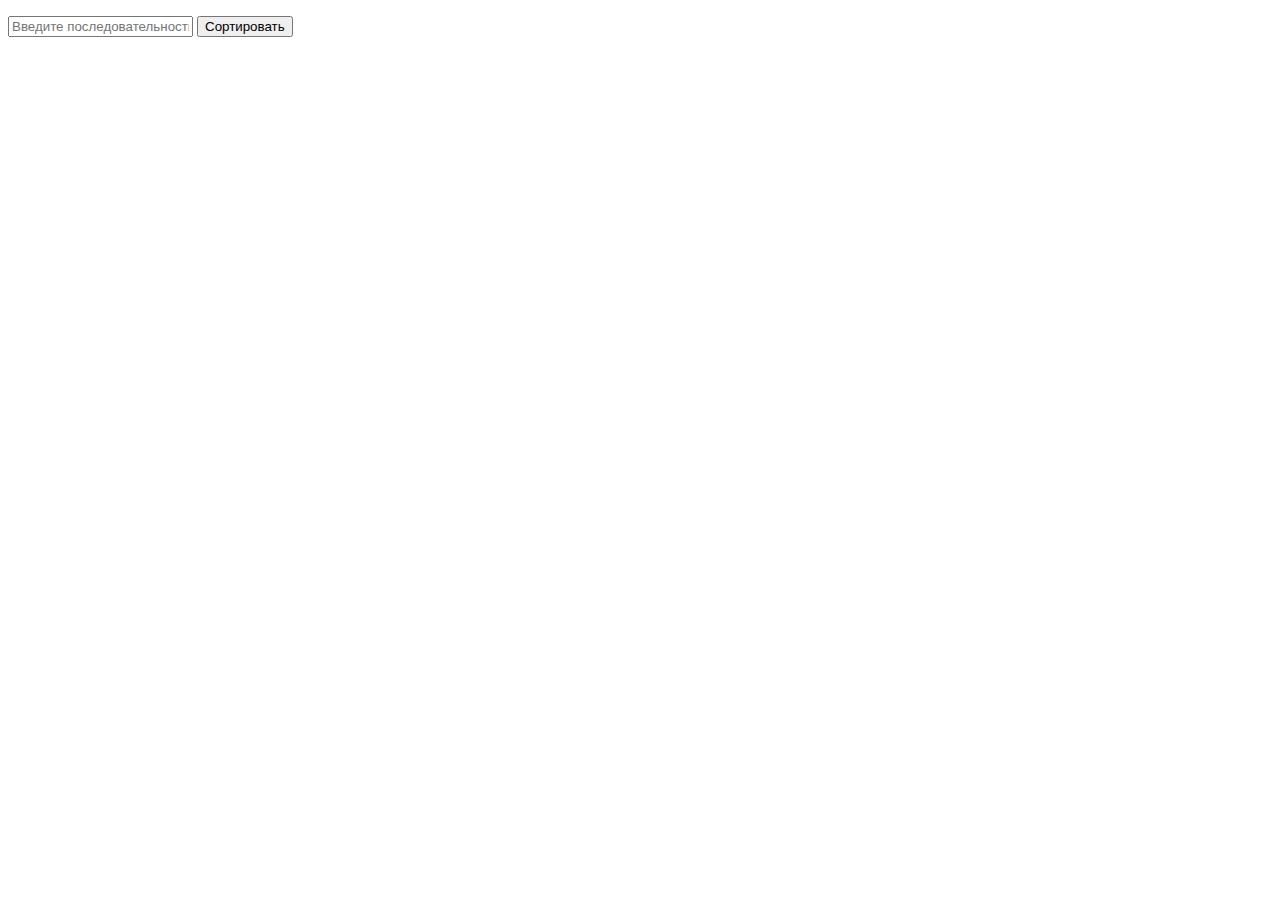
<file: Bubble.html>
<!DOCTYPE html>
<html lang="ru">

<head>
    <meta charset="UTF-8">
    <title>Bubble</title>
</head>

<body>
<form class="BubbleForm" name="search" onsubmit="valid(this)">
    <p> <input type=text" class="entry" id="entry" name="input" placeholder="Введите последовательность чисел через пробел" >
        <input type="submit" class="Submit" value="Сортировать"></p>
</form>
<script>
    function valid(form) {
        let answerString =form.input.value;
        let fail=false;
        if(answerString =="" || answerString == " "){
            fail="Введите последовательность чисел";
        }
        if(fail){
            alert(fail);
            return false;
        }else{
            let answerInt = new Array();
            answerString.split(' ').forEach(function (item) {
                answerInt.push(parseInt(item))
            });
            bubbleSort(answerInt);
            alert(answerInt);
            return true;}
        function bubbleSort(arr) {
            for (let i = 0, endI = arr.length - 1; i < endI; i++) {
                for (let j = 0, endJ = endI - i; j < endJ; j++) {
                    if (arr[j] > arr[j + 1]) {
                        let swap = arr[j];
                        arr[j] = arr[j + 1];
                        arr[j + 1] = swap;
                    }
                }
            }
            return arr;
        }
    }
</script>

</body>
</html>
</file>
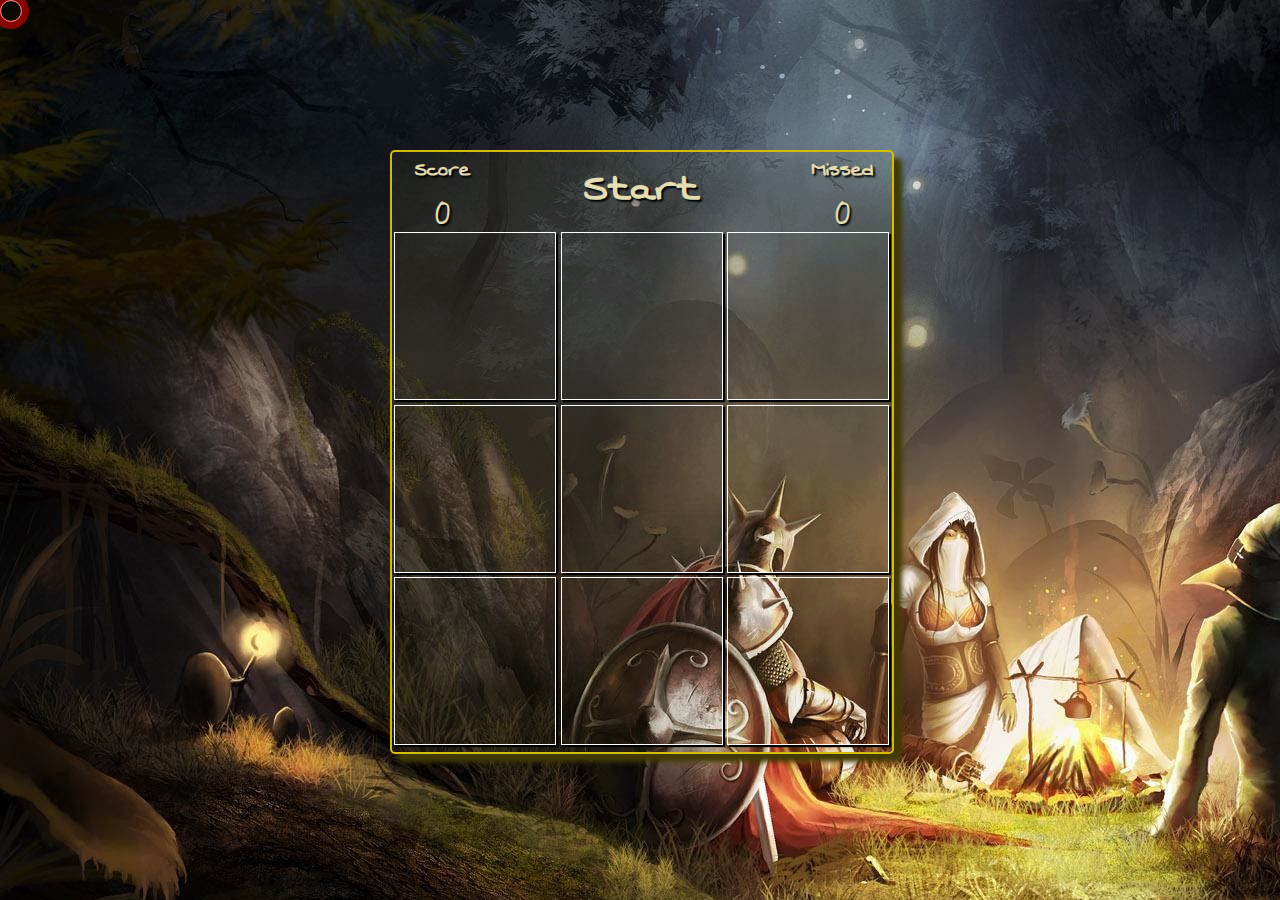
<file: WhackAMole.html>
<!DOCTYPE html>
<html lang="en">

<head>
  <meta charset="UTF-8">
  <meta name="viewport" content="width=device-width, initial-scale=1.0">
  <meta http-equiv="X-UA-Compatible" content="ie=edge">
  <title>Kill the Dragon</title>
  <link href="https://fonts.googleapis.com/css?family=Swanky+and+Moo+Moo&display=swap" rel="stylesheet">
  <link rel="stylesheet" href="/css/cursor.css">
  <link rel="stylesheet" href="/css/style2.css">
</head>

<body>
 
  <div class="cursor"></div>
  <div class="main">
      <div class="top">
        <div class="score">
          <h5>Score</h5>
          <p class='scores'>0</p>
        </div>        
        <div class="mes">
          <!-- message and counter -->
        </div>
        <div class="error">
          <h5>Missed</h5>
          <p class='errors'>0</p>
        </div>
      </div>
      <div class="body">
        <!-- box element for images will be inserted here -->
      </div>
  </div>

  <!-- audio for effects -->
  <audio data-key='sword1' src="/Libs/music/sword1.mp3"></audio>
  <audio data-key='sword2' src="/Libs/music/sword2.mp3"></audio>
  <audio data-key='sword3' src="/Libs/music/sword3.mp3"></audio>
  <audio data-key='background' src="/Libs/music/background.mp3"></audio>

</body>
<script src='/JS/script.js'></script>
<script src='/JS/cursor.js'></script>
</html>
</file>
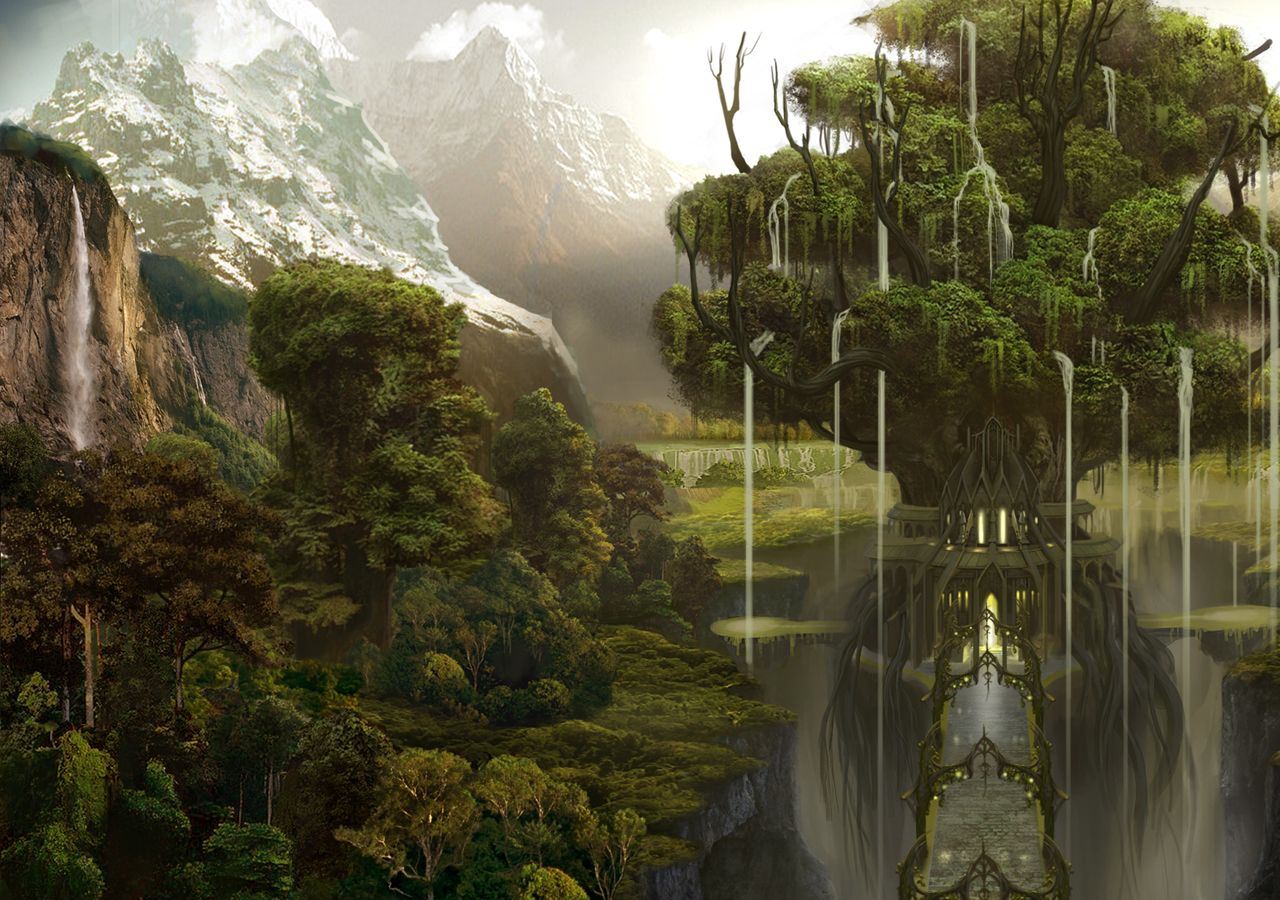
<file: Yggdrasil.html>
<!DOCTYPE html>
<html lang="en">
<head>
    <meta charset="UTF-8">
    <link rel="shortcut icon" href="/Libs/img/les-128x128.png" type="image/x-icon">
    <link rel="stylesheet" href="css/styleForYggdrasil.css" type="text/css">
    <title>Title</title>
</head>
<body>

</body>
</html>
</file>
<file: css/cursor.css>
.cursor {
  width: 20px;
  height: 20px;
  border: 1px solid white;
  border-radius: 50%;
  position: absolute;
  /* transition-duration: 200ms; */
  transition-timing-function: ease-out;
  animation: cursorAnim .2s infinite alternate;
  pointer-events: none;
  z-index: 15
}

.cursor::after {
  content: "";
  width: 20px;
  height: 20px;
  position: absolute;
  border: 8px solid red;
  border-radius: 50%;
  opacity: .5;
  top: -8px;
  left: -8px;
  animation: cursorAnim2 .2s infinite alternate;
}

@keyframes cursorAnim {
  from {
    transform: scale(1);
  }

  to {
    transform: scale(.7);
  }
}

@keyframes cursorAnim2 {
  from {
    transform: scale(1);
  }

  to {
    transform: scale(.4);
  }
}

@keyframes cursorAnim3 {
  0% {
    transform: scale(1);
  }

  50% {
    transform: scale(3);
  }

  100% {
    transform: scale(1);
    opacity: 0;
  }
}

.expand {
  animation: cursorAnim3 .5s forwards;
  border: 1px solid red;
}
</file>
<file: css/style2.css>
* {
  padding: 0;
  margin: 0
}

body {
  margin: 0;
  height: 100vh;
  cursor: none;
  overflow: hidden;
  background: url('/Libs/img/198483-full_1920x1080-wallpaper-wiki-hd-dungeons-and-dragons-photos-pic.jpg');
}

.main{
  position: absolute;
  top: 50%;
  left: 50%;
  margin: -300px 0 0 -250px;
  width: 500px;
  height: 600px;
  border: 2px solid #d6bc00;
  border-radius: 5px;
  box-shadow: 8px 8px 5px #423a03;
  background: rgba(127,119,58,0.1)

}

.top{
  color: #e3ddb1;
  text-shadow: 2px 2px 2px black;
  width: 100%;
  height: 13%;
  text-align: center;
  font-family: 'swanky and moo moo'
}
.body{
  width: 100%;
  height: 87%;
}

.score{
  float: left;
  width: 20%;
  height: 100%;
}

h5 {
  font-size: 1.5em 
}
p {
  font-size: 2.4em
}
.mes{
  float: left;
  width: 60%;
  height: 100%;
}
.message {
  width: 100%;
  height: 100%;
  font-size: 3em
}

.message:hover{
  color: #302e23;
  text-shadow: 2px 4px 2px #e3ddb1;
}

.error{
  text-align: center
}

.box{
  width: 160px;
  height: 166px;
  float: left;
  border: 1px solid #ffffff;
  margin: 2.25px;
  box-shadow: 2px 2px 1px black;
  background-size: contain;
  content: '';
  overflow: hidden;
}

.inside{
  position: relative;
  width: 80%;
  height: 95%;
  margin: 2.5% 10%;
  top: 100%;
  background-size: contain;
  transition: all 0.4s;
}

.target{
  animation: showImage 0.2s linear;
  top: 0;
}

@keyframes showImage {
  0% {
    top: 100%;
  }
  100% {
    top: 0px;
  }
}

.scoreAnim{
  animation: animTime 0.2s linear
}
@keyframes animTime{
  0% { transform: scale(0.5); }
  60% {
    color: #00cc03;
    transform: scale(1.5);
  }
  100% { transform: scale(1); }
}

.missAnim {
  animation: animMiss 0.3s linear
}
@keyframes animMiss {
  0% { transform: scale(0.5) }
  60% { color: red;
    transform: scale(1.5);
  }
  100% { transform: scale(1) }
}

.timerAnim {
  animation: animScore 0.3s linear
}
@keyframes animScore {
  0% { transform: scale(1) }
  60% {
    color: #00cc03;
    transform: scale(1.2);
  }
  100% { transform: scale(1) }
}
</file>
<file: css/styleForYggdrasil.css>
body{
    background-image: url("../Libs/img/wp2210898.jpg");
}
</file>
